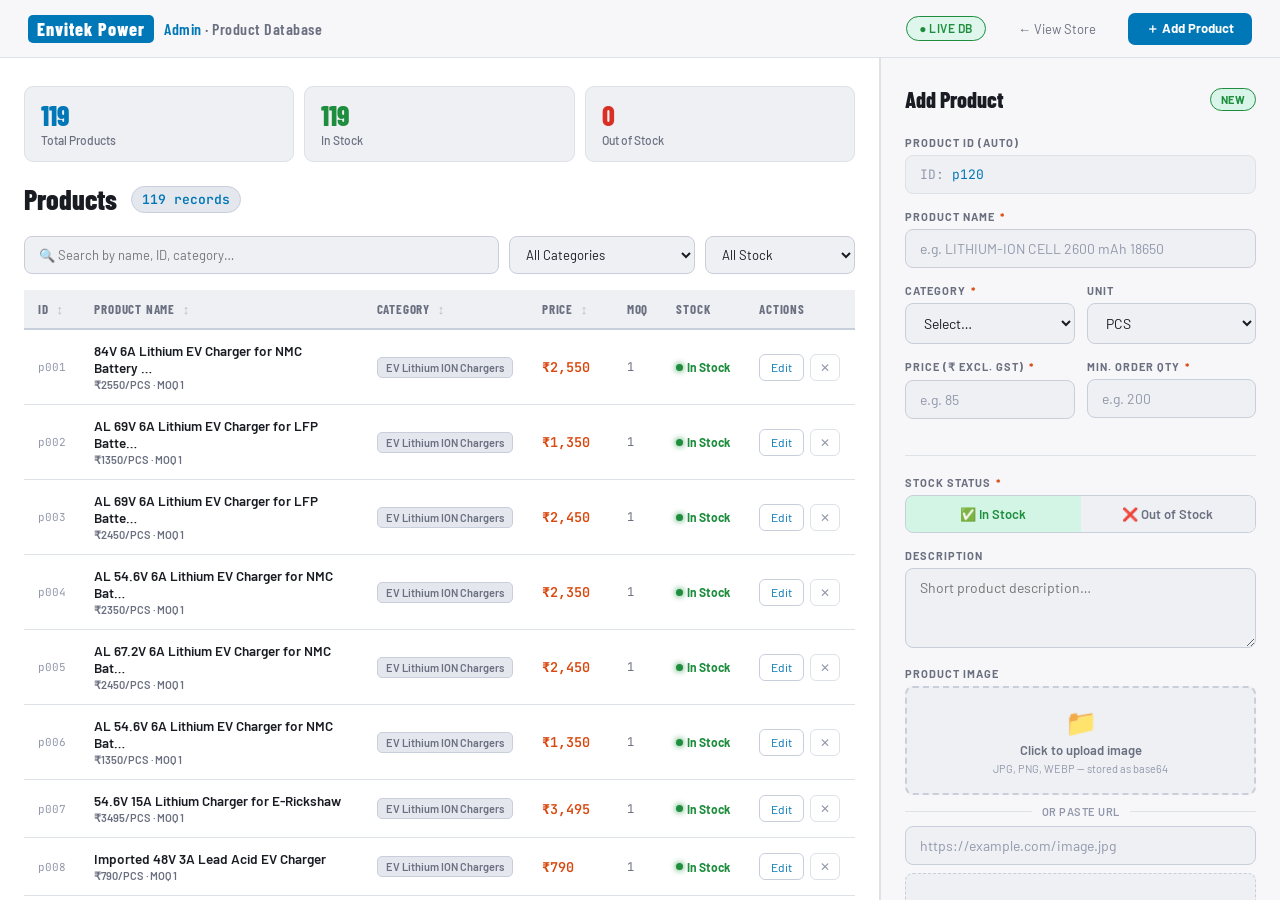
<file: admin.html>
<!DOCTYPE html>
<html lang="en">
<head>
<meta charset="UTF-8">
<meta name="viewport" content="width=device-width, initial-scale=1.0">
<title>Envitek Power Admin — Product Database</title>
<link href="https://fonts.googleapis.com/css2?family=Barlow+Condensed:wght@400;600;700;800&family=Barlow:wght@300;400;500;600&family=JetBrains+Mono:wght@400;600&display=swap" rel="stylesheet">
<style>
/* ── ROOT ─────────────────────────────────────────────── */
:root {
  --bg:      #ffffff;
  --bg2:     #f7f7f9;
  --bg3:     #eef0f4;
  --bg4:     #e4e7ee;
  --border:  #dde1e8;
  --border2: #c9cedb;
  --accent:  #0077b6;
  --accent2: #d9480f;
  --green:   #1e8e3e;
  --red:     #d93025;
  --yellow:  #b7791f;
  --text:    #1a1c23;
  --text2:   #6b7080;
  --text3:   #9298ab;
  --mono:    'JetBrains Mono', monospace;
  --heading: 'Barlow Condensed', sans-serif;
  --body:    'Barlow', sans-serif;
  --r:       10px;
}

*, *::before, *::after { box-sizing: border-box; margin: 0; padding: 0; }

body {
  font-family: var(--body);
  background: var(--bg);
  color: var(--text);
  min-height: 100vh;
  overflow-x: hidden;
}

/* ── TOPBAR ───────────────────────────────────────────── */
.topbar {
  background: var(--bg2);
  border-bottom: 1px solid var(--border);
  height: 58px;
  display: flex;
  align-items: center;
  padding: 0 28px;
  gap: 20px;
  position: sticky;
  top: 0;
  z-index: 100;
}
.topbar-logo {
  display: flex;
  align-items: center;
  gap: 10px;
}
.logo-box {
  background: var(--accent);
  color: #fff;
  font-family: var(--heading);
  font-size: 18px;
  font-weight: 800;
  padding: 3px 9px;
  border-radius: 5px;
  letter-spacing: 1px;
}
.logo-label {
  font-family: var(--heading);
  font-size: 16px;
  font-weight: 600;
  color: var(--text2);
  letter-spacing: 0.5px;
}
.logo-label span { color: var(--accent); }

.topbar-spacer { flex: 1; }

.topbar-pill {
  background: rgba(0,230,118,0.1);
  border: 1px solid var(--green);
  color: var(--green);
  font-size: 12px;
  font-weight: 600;
  padding: 4px 12px;
  border-radius: 20px;
  letter-spacing: 0.5px;
}
.topbar-btn {
  background: var(--accent);
  color: #fff;
  border: none;
  padding: 7px 18px;
  border-radius: 7px;
  font-weight: 700;
  font-size: 13px;
  cursor: pointer;
  font-family: var(--body);
  display: flex;
  align-items: center;
  gap: 6px;
}
.topbar-btn:hover { background: #005f8f; }
.topbar-link {
  color: var(--text2);
  font-size: 13px;
  text-decoration: none;
  padding: 6px 12px;
  border-radius: 7px;
  transition: all 0.2s;
}
.topbar-link:hover { color: var(--text); background: var(--bg3); }

/* ── LAYOUT ───────────────────────────────────────────── */
.layout {
  display: grid;
  grid-template-columns: 1fr 400px;
  gap: 0;
  height: calc(100vh - 58px);
}

/* ── LEFT: PRODUCT TABLE ──────────────────────────────── */
.table-panel {
  overflow-y: auto;
  padding: 28px 24px;
  border-right: 1px solid var(--border);
}

.panel-header {
  display: flex;
  align-items: center;
  gap: 14px;
  margin-bottom: 20px;
  flex-wrap: wrap;
}
.panel-title {
  font-family: var(--heading);
  font-size: 28px;
  font-weight: 800;
  color: var(--text);
}
.count-badge {
  background: var(--bg4);
  border: 1px solid var(--border2);
  color: var(--accent);
  font-family: var(--mono);
  font-size: 13px;
  font-weight: 600;
  padding: 4px 10px;
  border-radius: 20px;
}
.panel-spacer { flex: 1; }

/* Search + Filter */
.toolbar {
  display: flex;
  gap: 10px;
  margin-bottom: 16px;
  flex-wrap: wrap;
}
.search-box {
  flex: 1;
  min-width: 180px;
  background: var(--bg3);
  border: 1px solid var(--border2);
  border-radius: 8px;
  padding: 9px 14px;
  color: var(--text);
  font-size: 13px;
  font-family: var(--body);
  outline: none;
  transition: border-color 0.2s;
}
.search-box:focus { border-color: var(--accent); }
.filter-select {
  background: var(--bg3);
  border: 1px solid var(--border2);
  border-radius: 8px;
  padding: 9px 12px;
  color: var(--text);
  font-size: 13px;
  font-family: var(--body);
  outline: none;
  cursor: pointer;
  min-width: 150px;
}

/* TABLE */
.db-table {
  width: 100%;
  border-collapse: collapse;
  font-size: 13.5px;
}
.db-table thead tr {
  background: var(--bg3);
  border-bottom: 2px solid var(--border2);
}
.db-table th {
  text-align: left;
  padding: 11px 14px;
  font-family: var(--heading);
  font-size: 13px;
  font-weight: 700;
  letter-spacing: 0.8px;
  color: var(--text2);
  text-transform: uppercase;
  white-space: nowrap;
  cursor: pointer;
  user-select: none;
}
.db-table th:hover { color: var(--accent); }
.db-table th .sort-icon { margin-left: 4px; opacity: 0.4; }
.db-table th.sorted .sort-icon { opacity: 1; color: var(--accent); }

.db-table tbody tr {
  border-bottom: 1px solid var(--border);
  transition: background 0.15s;
  cursor: pointer;
}
.db-table tbody tr:hover { background: var(--bg3); }
.db-table tbody tr.selected { background: rgba(0,212,255,0.06); border-color: rgba(0,212,255,0.2); }

.db-table td {
  padding: 12px 14px;
  vertical-align: middle;
}
.td-id {
  font-family: var(--mono);
  font-size: 11px;
  color: var(--text3);
}
.td-name { font-weight: 600; max-width: 280px; }
.td-name-sub { font-size: 11px; color: var(--text2); margin-top: 2px; }
.td-price {
  font-family: var(--mono);
  color: var(--accent2);
  font-weight: 600;
  white-space: nowrap;
}
.td-moq { font-family: var(--mono); font-size: 12px; color: var(--text2); }
.td-cat {
  background: var(--bg4);
  border: 1px solid var(--border2);
  color: var(--text2);
  padding: 3px 8px;
  border-radius: 5px;
  font-size: 11px;
  font-weight: 600;
  white-space: nowrap;
  display: inline-block;
}
.stock-yes {
  color: var(--green);
  font-size: 12px;
  font-weight: 700;
  display: flex;
  align-items: center;
  gap: 4px;
}
.stock-no {
  color: var(--red);
  font-size: 12px;
  font-weight: 700;
  display: flex;
  align-items: center;
  gap: 4px;
}
.stock-dot {
  width: 7px; height: 7px;
  border-radius: 50%;
  display: inline-block;
}
.dot-green { background: var(--green); box-shadow: 0 0 6px var(--green); }
.dot-red   { background: var(--red); }

.action-btns { display: flex; gap: 6px; }
.btn-edit {
  background: transparent;
  border: 1px solid var(--border2);
  color: var(--accent);
  padding: 5px 11px;
  border-radius: 6px;
  font-size: 12px;
  cursor: pointer;
  transition: all 0.15s;
  font-family: var(--body);
}
.btn-edit:hover { background: rgba(0,212,255,0.1); border-color: var(--accent); }
.btn-del {
  background: transparent;
  border: 1px solid var(--border);
  color: var(--text3);
  padding: 5px 9px;
  border-radius: 6px;
  font-size: 12px;
  cursor: pointer;
  transition: all 0.15s;
  font-family: var(--body);
}
.btn-del:hover { background: rgba(255,69,69,0.1); border-color: var(--red); color: var(--red); }

.empty-state {
  text-align: center;
  padding: 60px 20px;
  color: var(--text2);
}
.empty-icon { font-size: 48px; margin-bottom: 12px; opacity: 0.3; }

/* ── RIGHT: FORM PANEL ────────────────────────────────── */
.form-panel {
  background: var(--bg2);
  overflow-y: auto;
  padding: 28px 24px;
  border-left: 1px solid var(--border);
}

.form-header {
  display: flex;
  align-items: center;
  justify-content: space-between;
  margin-bottom: 24px;
}
.form-title {
  font-family: var(--heading);
  font-size: 22px;
  font-weight: 800;
}
.form-mode-badge {
  font-size: 11px;
  font-weight: 700;
  padding: 4px 10px;
  border-radius: 20px;
  letter-spacing: 0.5px;
}
.mode-add { background: rgba(0,230,118,0.12); border: 1px solid var(--green); color: var(--green); }
.mode-edit { background: rgba(0,212,255,0.12); border: 1px solid var(--accent); color: var(--accent); }

/* FORM GROUPS */
.form-group { margin-bottom: 16px; }
.form-row { display: grid; grid-template-columns: 1fr 1fr; gap: 12px; }
.form-label {
  display: block;
  font-size: 11px;
  font-weight: 700;
  letter-spacing: 1px;
  text-transform: uppercase;
  color: var(--text2);
  margin-bottom: 6px;
}
.form-label .required { color: var(--accent2); margin-left: 2px; }

.form-input, .form-select, .form-textarea {
  width: 100%;
  background: var(--bg3);
  border: 1px solid var(--border2);
  border-radius: 8px;
  padding: 10px 14px;
  color: var(--text);
  font-size: 14px;
  font-family: var(--body);
  outline: none;
  transition: border-color 0.2s, box-shadow 0.2s;
}
.form-input:focus, .form-select:focus, .form-textarea:focus {
  border-color: var(--accent);
  box-shadow: 0 0 0 3px rgba(0,212,255,0.08);
}
.form-input.error { border-color: var(--red); }
.form-input::placeholder { color: var(--text3); }
.form-textarea { resize: vertical; min-height: 80px; }
.form-select option { background: var(--bg3); }

/* Price preview */
.price-preview {
  background: var(--bg4);
  border: 1px solid var(--border2);
  border-radius: 8px;
  padding: 10px 14px;
  font-family: var(--mono);
  font-size: 13px;
  color: var(--text2);
  margin-top: 8px;
}
.price-preview .pp-gst { color: var(--accent2); font-weight: 600; }
.price-preview .pp-total { color: var(--green); font-weight: 600; }

/* Stock toggle */
.stock-toggle { display: flex; gap: 0; border-radius: 8px; overflow: hidden; border: 1px solid var(--border2); }
.stock-opt {
  flex: 1;
  padding: 10px;
  text-align: center;
  cursor: pointer;
  font-size: 13px;
  font-weight: 600;
  transition: all 0.2s;
  background: var(--bg3);
  color: var(--text2);
  border: none;
  font-family: var(--body);
}
.stock-opt.active-yes { background: rgba(0,230,118,0.15); color: var(--green); }
.stock-opt.active-no  { background: rgba(255,69,69,0.12); color: var(--red); }

/* Image upload area */
.img-upload-area {
  width: 100%;
  background: var(--bg3);
  border: 2px dashed var(--border2);
  border-radius: 8px;
  padding: 18px;
  display: flex;
  flex-direction: column;
  align-items: center;
  justify-content: center;
  gap: 4px;
  cursor: pointer;
  transition: border-color 0.2s, background 0.2s;
  margin-bottom: 0;
}
.img-upload-area:hover { border-color: var(--accent); background: rgba(0,212,255,0.04); }
.upload-icon { font-size: 26px; }
.upload-text { font-size: 13px; font-weight: 600; color: var(--text2); }
.upload-sub  { font-size: 11px; color: var(--text3); }

.img-or-divider {
  display: flex;
  align-items: center;
  gap: 10px;
  margin: 10px 0 8px;
  color: var(--text3);
  font-size: 11px;
  font-weight: 600;
  letter-spacing: 0.5px;
  text-transform: uppercase;
}
.img-or-divider::before,
.img-or-divider::after {
  content: '';
  flex: 1;
  height: 1px;
  background: var(--border);
}

/* Image preview */
.img-preview-wrap {
  margin-top: 8px;
  display: flex;
  flex-direction: column;
  gap: 6px;
}
.img-preview {
  width: 100%;
  height: 110px;
  background: var(--bg3);
  border: 1px dashed var(--border2);
  border-radius: 8px;
  display: flex;
  align-items: center;
  justify-content: center;
  overflow: hidden;
}
.img-preview img { max-height: 100px; max-width: 100%; object-fit: contain; border-radius: 4px; }
.img-preview .img-placeholder { color: var(--text3); font-size: 13px; }

.btn-clear-img {
  background: rgba(255,69,69,0.08);
  border: 1px solid rgba(255,69,69,0.3);
  color: var(--red);
  padding: 5px 14px;
  border-radius: 6px;
  font-size: 12px;
  font-weight: 600;
  cursor: pointer;
  font-family: var(--body);
  align-self: flex-start;
  transition: all 0.2s;
}
.btn-clear-img:hover { background: rgba(255,69,69,0.18); }

/* ID display */
.id-display {
  background: var(--bg3);
  border: 1px solid var(--border);
  border-radius: 8px;
  padding: 10px 14px;
  font-family: var(--mono);
  font-size: 13px;
  color: var(--text3);
}
.id-display span { color: var(--accent); }

/* Divider */
.divider {
  border: none;
  border-top: 1px solid var(--border);
  margin: 20px 0;
}

/* Form actions */
.form-actions { display: flex; gap: 10px; margin-top: 4px; }
.btn-save {
  flex: 1;
  background: var(--accent);
  color: #fff;
  border: none;
  padding: 12px;
  border-radius: 9px;
  font-weight: 700;
  font-size: 15px;
  cursor: pointer;
  font-family: var(--body);
  display: flex;
  align-items: center;
  justify-content: center;
  gap: 8px;
}
.btn-save:hover { background: #005f8f; }
.btn-cancel {
  background: var(--bg3);
  border: 1px solid var(--border2);
  color: var(--text2);
  padding: 12px 18px;
  border-radius: 9px;
  font-weight: 600;
  font-size: 14px;
  cursor: pointer;
  font-family: var(--body);
  transition: all 0.2s;
}
.btn-cancel:hover { border-color: var(--text2); color: var(--text); }

/* Export section */
.export-section {
  background: var(--bg3);
  border: 1px solid var(--border);
  border-radius: var(--r);
  padding: 16px;
  margin-top: 20px;
}
.export-title {
  font-family: var(--heading);
  font-size: 16px;
  font-weight: 700;
  margin-bottom: 10px;
  color: var(--text2);
}
.export-btns { display: flex; gap: 8px; flex-wrap: wrap; }
.btn-export {
  background: var(--bg4);
  border: 1px solid var(--border2);
  color: var(--text);
  padding: 8px 14px;
  border-radius: 7px;
  font-size: 13px;
  font-weight: 600;
  cursor: pointer;
  font-family: var(--body);
  transition: all 0.2s;
  display: flex;
  align-items: center;
  gap: 6px;
}
.btn-export:hover { border-color: var(--accent); color: var(--accent); }

/* Stats row */
.stats-row {
  display: grid;
  grid-template-columns: repeat(3, 1fr);
  gap: 10px;
  margin-bottom: 20px;
}
.stat-card {
  background: var(--bg3);
  border: 1px solid var(--border);
  border-radius: 9px;
  padding: 14px 16px;
}
.stat-value {
  font-family: var(--heading);
  font-size: 28px;
  font-weight: 800;
  line-height: 1;
}
.stat-label { font-size: 12px; color: var(--text2); margin-top: 4px; font-weight: 500; }
.sv-blue  { color: var(--accent); }
.sv-green { color: var(--green); }
.sv-red   { color: var(--red); }

/* Toast */
.toast {
  position: fixed;
  bottom: 24px;
  right: 24px;
  background: var(--bg3);
  border-radius: 10px;
  padding: 14px 20px;
  font-size: 14px;
  font-weight: 500;
  z-index: 9999;
  transform: translateY(80px);
  opacity: 0;
  transition: all 0.3s ease;
  display: flex;
  align-items: center;
  gap: 10px;
  max-width: 340px;
  box-shadow: 0 4px 20px rgba(0,0,0,0.12);
}
.toast.show { transform: translateY(0); opacity: 1; }
.toast.t-success { border: 1px solid var(--green); }
.toast.t-error   { border: 1px solid var(--red); }
.toast.t-info    { border: 1px solid var(--accent); }

/* Confirm modal */
.modal-bg {
  display: none;
  position: fixed;
  inset: 0;
  background: rgba(0,0,0,0.75);
  z-index: 500;
  align-items: center;
  justify-content: center;
}
.modal-bg.open { display: flex; }
.modal-box {
  background: var(--bg2);
  border: 1px solid var(--border2);
  border-radius: 14px;
  padding: 30px 32px;
  max-width: 380px;
  width: 90%;
  box-shadow: 0 12px 40px rgba(0,0,0,0.18);
}
.modal-title {
  font-family: var(--heading);
  font-size: 22px;
  font-weight: 800;
  margin-bottom: 10px;
}
.modal-body { color: var(--text2); font-size: 14px; line-height: 1.6; margin-bottom: 24px; }
.modal-name { color: var(--text); font-weight: 600; }
.modal-actions { display: flex; gap: 10px; }
.btn-confirm-del {
  flex: 1;
  background: var(--red);
  color: #fff;
  border: none;
  padding: 11px;
  border-radius: 8px;
  font-weight: 700;
  font-size: 14px;
  cursor: pointer;
  font-family: var(--body);
  transition: all 0.2s;
}
.btn-confirm-del:hover { background: #e03333; }
.btn-modal-cancel {
  flex: 1;
  background: var(--bg3);
  border: 1px solid var(--border2);
  color: var(--text2);
  padding: 11px;
  border-radius: 8px;
  font-weight: 600;
  font-size: 14px;
  cursor: pointer;
  font-family: var(--body);
}

/* Scrollbar */
::-webkit-scrollbar { width: 6px; }
::-webkit-scrollbar-track { background: var(--bg); }
::-webkit-scrollbar-thumb { background: var(--border2); border-radius: 3px; }

/* Responsive */
@media (max-width: 900px) {
  .layout { grid-template-columns: 1fr; grid-template-rows: auto auto; height: auto; }
  .form-panel { border-left: none; border-top: 1px solid var(--border); }
  .stats-row { grid-template-columns: repeat(3, 1fr); }
}
@media (max-width: 600px) {
  .form-row { grid-template-columns: 1fr; }
  .stats-row { grid-template-columns: 1fr 1fr; }
}
</style>
</head>
<body>

<!-- TOPBAR -->
<div class="topbar">
  <div class="topbar-logo">
    <div class="logo-box">Envitek Power</div>
    <span class="logo-label"><span>Admin</span> · Product Database</span>
  </div>
  <div class="topbar-spacer"></div>
  <span class="topbar-pill">● LIVE DB</span>
  <a href="index.html" class="topbar-link">← View Store</a>
  <button class="topbar-btn" onclick="openAddForm()">＋ Add Product</button>
</div>

<!-- CONFIRM DELETE MODAL -->
<div class="modal-bg" id="confirmModal">
  <div class="modal-box">
    <div class="modal-title">🗑 Delete Product?</div>
    <p class="modal-body">You are about to permanently delete <span class="modal-name" id="modalProductName"></span>. This cannot be undone.</p>
    <div class="modal-actions">
      <button class="btn-modal-cancel" onclick="closeModal()">Cancel</button>
      <button class="btn-confirm-del" onclick="confirmDelete()">Delete</button>
    </div>
  </div>
</div>

<!-- MAIN LAYOUT -->
<div class="layout">

  <!-- LEFT: TABLE -->
  <div class="table-panel">
    <!-- Stats -->
    <div class="stats-row" id="statsRow"></div>

    <!-- Header -->
    <div class="panel-header">
      <h1 class="panel-title">Products</h1>
      <span class="count-badge" id="countBadge">0 records</span>
      <div class="panel-spacer"></div>
    </div>

    <!-- Toolbar -->
    <div class="toolbar">
      <input class="search-box" type="text" id="searchBox" placeholder="🔍 Search by name, ID, category…" oninput="renderTable()">
      <select class="filter-select" id="catFilter" onchange="renderTable()">
        <option value="">All Categories</option>
      </select>
      <select class="filter-select" id="stockFilter" onchange="renderTable()">
        <option value="">All Stock</option>
        <option value="true">In Stock</option>
        <option value="false">Out of Stock</option>
      </select>
    </div>

    <!-- Table -->
    <table class="db-table">
      <thead>
        <tr>
          <th onclick="sortBy('id')">ID <span class="sort-icon" id="sort-id">↕</span></th>
          <th onclick="sortBy('name')">Product Name <span class="sort-icon" id="sort-name">↕</span></th>
          <th onclick="sortBy('category')">Category <span class="sort-icon" id="sort-category">↕</span></th>
          <th onclick="sortBy('price')">Price <span class="sort-icon" id="sort-price">↕</span></th>
          <th>MOQ</th>
          <th>Stock</th>
          <th>Actions</th>
        </tr>
      </thead>
      <tbody id="tableBody"></tbody>
    </table>
    <div class="empty-state" id="emptyState" style="display:none">
      <div class="empty-icon">📦</div>
      <p>No products found</p>
    </div>
  </div>

  <!-- RIGHT: FORM -->
  <div class="form-panel">
    <div class="form-header">
      <h2 class="form-title" id="formTitle">Add Product</h2>
      <span class="form-mode-badge mode-add" id="formBadge">NEW</span>
    </div>

    <!-- Auto ID -->
    <div class="form-group">
      <label class="form-label">Product ID (Auto)</label>
      <div class="id-display">ID: <span id="autoId">p001</span></div>
    </div>

    <!-- Name -->
    <div class="form-group">
      <label class="form-label">Product Name <span class="required">*</span></label>
      <input class="form-input" type="text" id="fName" placeholder="e.g. LITHIUM-ION CELL 2600 mAh 18650">
    </div>

    <!-- Category + Unit -->
    <div class="form-row">
      <div class="form-group">
        <label class="form-label">Category <span class="required">*</span></label>
        <select class="form-select" id="fCategory">
          <option value="">Select…</option>
        </select>
      </div>
      <div class="form-group">
        <label class="form-label">Unit</label>
        <select class="form-select" id="fUnit">
          <option value="PCS">PCS</option>
          <option value="SET">SET</option>
          <option value="KG">KG</option>
          <option value="ROLL">ROLL</option>
          <option value="METER">METER</option>
          <option value="BOX">BOX</option>
        </select>
      </div>
    </div>

    <!-- Price + MOQ -->
    <div class="form-row">
      <div class="form-group">
        <label class="form-label">Price (₹ excl. GST) <span class="required">*</span></label>
        <input class="form-input" type="number" id="fPrice" placeholder="e.g. 85" min="0" oninput="updatePricePreview()">
      </div>
      <div class="form-group">
        <label class="form-label">Min. Order Qty <span class="required">*</span></label>
        <input class="form-input" type="number" id="fMinQty" placeholder="e.g. 200" min="1">
      </div>
    </div>

    <!-- Price preview -->
    <div class="price-preview" id="pricePreview" style="display:none">
      Base: <strong id="ppBase">₹0</strong> &nbsp;|&nbsp;
      +18% GST: <span class="pp-gst" id="ppGst">₹0</span> &nbsp;|&nbsp;
      Total: <span class="pp-total" id="ppTotal">₹0</span>
    </div>

    <hr class="divider">

    <!-- Stock -->
    <div class="form-group">
      <label class="form-label">Stock Status <span class="required">*</span></label>
      <div class="stock-toggle">
        <button class="stock-opt active-yes" id="stockYes" onclick="setStock(true)">✅ In Stock</button>
        <button class="stock-opt" id="stockNo"  onclick="setStock(false)">❌ Out of Stock</button>
      </div>
    </div>

    <!-- Description -->
    <div class="form-group">
      <label class="form-label">Description</label>
      <textarea class="form-textarea" id="fDesc" placeholder="Short product description…"></textarea>
    </div>

    <!-- Image Upload -->
    <div class="form-group">
      <label class="form-label">Product Image</label>

      <!-- Upload button -->
      <div class="img-upload-area" id="imgUploadArea" onclick="document.getElementById('imgFileInput').click()">
        <input type="file" id="imgFileInput" accept="image/*" style="display:none" onchange="handleImageUpload(event)">
        <div class="upload-icon">📁</div>
        <div class="upload-text">Click to upload image</div>
        <div class="upload-sub">JPG, PNG, WEBP — stored as base64</div>
      </div>

      <!-- OR divider -->
      <div class="img-or-divider"><span>or paste URL</span></div>

      <!-- URL fallback -->
      <input class="form-input" type="text" id="fImage" placeholder="https://example.com/image.jpg" oninput="previewImageFromUrl()">

      <!-- Preview + clear -->
      <div class="img-preview-wrap">
        <div class="img-preview" id="imgPreview">
          <span class="img-placeholder">No image selected</span>
        </div>
        <button class="btn-clear-img" id="btnClearImg" onclick="clearImage()" style="display:none">✕ Remove</button>
      </div>
    </div>

    <hr class="divider">

    <!-- Actions -->
    <div class="form-actions">
      <button class="btn-cancel" id="btnCancel" onclick="resetForm()">Reset</button>
      <button class="btn-save" onclick="saveProduct()">
        <span id="saveIcon">＋</span> <span id="saveLabel">Add Product</span>
      </button>
    </div>

    <!-- Export -->
    <div class="export-section">
      <div class="export-title">📤 Export Database</div>
      <div class="export-btns">
        <button class="btn-export" onclick="exportJS()">⬇ db.js file</button>
        <button class="btn-export" onclick="exportJSON()">⬇ JSON</button>
        <button class="btn-export" onclick="exportCSV()">⬇ CSV</button>
        <button class="btn-export" onclick="importFromDB()">⬆ Sync from db.js</button>
      </div>
    </div>
  </div>
</div>

<!-- TOAST -->
<div class="toast" id="toast"></div>

<!-- Load original DB then admin logic -->
<script src="db.js"></script>
<script>
// ── STATE ───────────────────────────────────────────────────
let products = JSON.parse(localStorage.getItem('arb_admin_products') || 'null');
if (!products) {
  products = DB.products.map(p => ({ ...p }));
  saveProducts();
}

let editingId   = null;
let stockVal    = true;
let sortCol     = 'id';
let sortDir     = 1;
let deleteTarget = null;

// ── INIT ────────────────────────────────────────────────────
window.addEventListener('DOMContentLoaded', () => {
  populateCategoryDropdowns();
  renderTable();
  updateStats();
  updateAutoId();
});

function populateCategoryDropdowns() {
  const catFilter = document.getElementById('catFilter');
  const fCategory = document.getElementById('fCategory');
  DB.categories.forEach(c => {
    catFilter.innerHTML += `<option value="${c.id}">${c.label}</option>`;
    fCategory.innerHTML += `<option value="${c.id}">${c.label}</option>`;
  });
}

// ── SAVE ────────────────────────────────────────────────────
function saveProducts() {
  localStorage.setItem('arb_admin_products', JSON.stringify(products));
}

// ── STATS ───────────────────────────────────────────────────
function updateStats() {
  const inStock = products.filter(p => p.stock).length;
  const oos     = products.filter(p => !p.stock).length;
  document.getElementById('statsRow').innerHTML = `
    <div class="stat-card"><div class="stat-value sv-blue">${products.length}</div><div class="stat-label">Total Products</div></div>
    <div class="stat-card"><div class="stat-value sv-green">${inStock}</div><div class="stat-label">In Stock</div></div>
    <div class="stat-card"><div class="stat-value sv-red">${oos}</div><div class="stat-label">Out of Stock</div></div>
  `;
}

// ── AUTO ID ─────────────────────────────────────────────────
function updateAutoId() {
  if (editingId) return;
  const nums = products.map(p => parseInt(p.id.replace('p','')) || 0);
  const next = nums.length ? Math.max(...nums) + 1 : 1;
  document.getElementById('autoId').textContent = `p${String(next).padStart(3,'0')}`;
}

// ── TABLE RENDER ─────────────────────────────────────────────
function renderTable() {
  const q     = document.getElementById('searchBox').value.toLowerCase();
  const cat   = document.getElementById('catFilter').value;
  const stock = document.getElementById('stockFilter').value;

  let filtered = products.filter(p => {
    const matchQ = !q || p.name.toLowerCase().includes(q) || p.id.includes(q) || p.category.includes(q);
    const matchC = !cat || p.category === cat;
    const matchS = stock === '' || String(p.stock) === stock;
    return matchQ && matchC && matchS;
  });

  filtered.sort((a, b) => {
    let av = a[sortCol], bv = b[sortCol];
    if (typeof av === 'string') av = av.toLowerCase();
    if (typeof bv === 'string') bv = bv.toLowerCase();
    return av < bv ? -sortDir : av > bv ? sortDir : 0;
  });

  document.getElementById('countBadge').textContent = `${filtered.length} record${filtered.length !== 1 ? 's' : ''}`;
  const tbody = document.getElementById('tableBody');
  const empty = document.getElementById('emptyState');

  if (filtered.length === 0) {
    tbody.innerHTML = '';
    empty.style.display = 'block';
    return;
  }
  empty.style.display = 'none';

  const catMap = {};
  DB.categories.forEach(c => { catMap[c.id] = c.label; });

  tbody.innerHTML = filtered.map(p => `
    <tr class="${editingId === p.id ? 'selected' : ''}" onclick="selectRow('${p.id}')">
      <td class="td-id">${p.id}</td>
      <td class="td-name">
        ${p.name.length > 42 ? p.name.substring(0,42)+'…' : p.name}
        <div class="td-name-sub">₹${p.price}/${p.unit} · MOQ ${p.minQty}</div>
      </td>
      <td><span class="td-cat">${catMap[p.category] || p.category}</span></td>
      <td class="td-price">₹${p.price.toLocaleString()}</td>
      <td class="td-moq">${p.minQty}</td>
      <td>
        ${p.stock
          ? `<span class="stock-yes"><span class="stock-dot dot-green"></span>In Stock</span>`
          : `<span class="stock-no"><span class="stock-dot dot-red"></span>Out of Stock</span>`}
      </td>
      <td>
        <div class="action-btns">
          <button class="btn-edit" onclick="event.stopPropagation(); openEditForm('${p.id}')">Edit</button>
          <button class="btn-del" onclick="event.stopPropagation(); openDeleteModal('${p.id}')">✕</button>
        </div>
      </td>
    </tr>
  `).join('');
}

function selectRow(id) { openEditForm(id); }

// ── SORT ─────────────────────────────────────────────────────
function sortBy(col) {
  if (sortCol === col) sortDir *= -1;
  else { sortCol = col; sortDir = 1; }
  document.querySelectorAll('.sort-icon').forEach(el => el.textContent = '↕');
  const icon = document.getElementById(`sort-${col}`);
  if (icon) icon.textContent = sortDir === 1 ? '↑' : '↓';
  document.querySelectorAll('.db-table th').forEach(th => th.classList.remove('sorted'));
  renderTable();
}

// ── FORM ─────────────────────────────────────────────────────
function openAddForm() {
  editingId = null;
  resetForm();
  document.getElementById('formTitle').textContent = 'Add Product';
  document.getElementById('formBadge').textContent = 'NEW';
  document.getElementById('formBadge').className = 'form-mode-badge mode-add';
  document.getElementById('saveIcon').textContent = '＋';
  document.getElementById('saveLabel').textContent = 'Add Product';
  document.getElementById('btnCancel').textContent = 'Reset';
  updateAutoId();
}

function openEditForm(id) {
  const p = products.find(x => x.id === id);
  if (!p) return;
  editingId = id;

  document.getElementById('autoId').textContent = p.id;
  document.getElementById('fName').value     = p.name;
  document.getElementById('fCategory').value = p.category;
  document.getElementById('fUnit').value     = p.unit;
  document.getElementById('fPrice').value    = p.price;
  document.getElementById('fMinQty').value   = p.minQty;
  document.getElementById('fDesc').value     = p.description || '';
  document.getElementById('fImage').value    = p.image || '';
  setStock(p.stock);
  updatePricePreview();
  previewImage();

  document.getElementById('formTitle').textContent = 'Edit Product';
  document.getElementById('formBadge').textContent = 'EDITING';
  document.getElementById('formBadge').className = 'form-mode-badge mode-edit';
  document.getElementById('saveIcon').textContent = '✓';
  document.getElementById('saveLabel').textContent = 'Save Changes';
  document.getElementById('btnCancel').textContent = 'Cancel Edit';

  renderTable();
  document.querySelector('.form-panel').scrollTo({ top: 0, behavior: 'smooth' });
}

function resetForm() {
  editingId = null;
  ['fName','fPrice','fMinQty','fDesc','fImage'].forEach(id => {
    document.getElementById(id).value = '';
    document.getElementById(id).classList.remove('error');
  });
  document.getElementById('fCategory').value = '';
  document.getElementById('fUnit').value = 'PCS';
  document.getElementById('pricePreview').style.display = 'none';
  clearImagePreview();
  document.getElementById('imgFileInput').value = '';
  setStock(true);
  updateAutoId();
  document.getElementById('formTitle').textContent = 'Add Product';
  document.getElementById('formBadge').textContent = 'NEW';
  document.getElementById('formBadge').className = 'form-mode-badge mode-add';
  document.getElementById('saveIcon').textContent = '＋';
  document.getElementById('saveLabel').textContent = 'Add Product';
  document.getElementById('btnCancel').textContent = 'Reset';
  renderTable();
}

function setStock(val) {
  stockVal = val;
  document.getElementById('stockYes').className = 'stock-opt' + (val ? ' active-yes' : '');
  document.getElementById('stockNo').className  = 'stock-opt' + (!val ? ' active-no' : '');
}

function updatePricePreview() {
  const p = parseFloat(document.getElementById('fPrice').value);
  if (!p) { document.getElementById('pricePreview').style.display = 'none'; return; }
  document.getElementById('pricePreview').style.display = 'block';
  const gst = Math.round(p * 0.18);
  document.getElementById('ppBase').textContent  = `₹${p.toLocaleString()}`;
  document.getElementById('ppGst').textContent   = `₹${gst.toLocaleString()}`;
  document.getElementById('ppTotal').textContent = `₹${(p + gst).toLocaleString()}`;
}

// ── IMAGE UPLOAD ──────────────────────────────────────────────
function handleImageUpload(event) {
  const file = event.target.files[0];
  if (!file) return;
  if (file.size > 500 * 1024) {
    toast(`⚠ Image is ${(file.size/1024).toFixed(0)}KB — large images increase db.js size`, 'info');
  }
  const reader = new FileReader();
  reader.onload = (e) => {
    const dataUrl = e.target.result;
    document.getElementById('fImage').value = dataUrl;
    showImgPreview(dataUrl);
    toast(`✅ Image "${file.name}" loaded`, 'success');
  };
  reader.readAsDataURL(file);
}

function previewImageFromUrl() {
  const url = document.getElementById('fImage').value.trim();
  if (!url) { clearImagePreview(); return; }
  showImgPreview(url);
}

function previewImage() { previewImageFromUrl(); }

function showImgPreview(src) {
  const box = document.getElementById('imgPreview');
  const clearBtn = document.getElementById('btnClearImg');
  box.innerHTML = `<img src="${src}" onerror="this.parentElement.innerHTML='<span class=\\'img-placeholder\\'>Could not load image</span>'">`;
  if (clearBtn) clearBtn.style.display = 'inline-flex';
}

function clearImagePreview() {
  const box = document.getElementById('imgPreview');
  const clearBtn = document.getElementById('btnClearImg');
  if (box) box.innerHTML = '<span class="img-placeholder">No image selected</span>';
  if (clearBtn) clearBtn.style.display = 'none';
}

function clearImage() {
  document.getElementById('fImage').value = '';
  document.getElementById('imgFileInput').value = '';
  clearImagePreview();
}

// ── SAVE PRODUCT ─────────────────────────────────────────────
function saveProduct() {
  const name    = document.getElementById('fName').value.trim();
  const cat     = document.getElementById('fCategory').value;
  const price   = parseFloat(document.getElementById('fPrice').value);
  const minQty  = parseInt(document.getElementById('fMinQty').value);

  let valid = true;
  ['fName','fPrice','fMinQty','fCategory'].forEach(id => {
    document.getElementById(id).classList.remove('error');
  });

  if (!name)              { document.getElementById('fName').classList.add('error'); valid = false; }
  if (!cat)               { document.getElementById('fCategory').classList.add('error'); valid = false; }
  if (!price || price<=0) { document.getElementById('fPrice').classList.add('error'); valid = false; }
  if (!minQty || minQty<1){ document.getElementById('fMinQty').classList.add('error'); valid = false; }

  if (!valid) { toast('Please fill required fields', 'error'); return; }

  const product = {
    id:          editingId || document.getElementById('autoId').textContent,
    category:    cat,
    name,
    price,
    unit:        document.getElementById('fUnit').value,
    minQty,
    stock:       stockVal,
    image:       document.getElementById('fImage').value.trim() || `https://via.placeholder.com/80x80/1a1a2e/00d4ff?text=${encodeURIComponent(name.substring(0,6))}`,
    description: document.getElementById('fDesc').value.trim(),
  };

  if (editingId) {
    const idx = products.findIndex(p => p.id === editingId);
    products[idx] = product;
    toast(`✅ "${name.substring(0,30)}" updated`, 'success');
  } else {
    products.push(product);
    toast(`✅ "${name.substring(0,30)}" added to database`, 'success');
  }

  saveProducts();
  updateStats();
  resetForm();
  renderTable();
}

// ── DELETE ───────────────────────────────────────────────────
function openDeleteModal(id) {
  deleteTarget = id;
  const p = products.find(x => x.id === id);
  document.getElementById('modalProductName').textContent = `"${p?.name}"`;
  document.getElementById('confirmModal').classList.add('open');
}
function closeModal() {
  document.getElementById('confirmModal').classList.remove('open');
  deleteTarget = null;
}
function confirmDelete() {
  if (!deleteTarget) return;
  const p = products.find(x => x.id === deleteTarget);
  products = products.filter(x => x.id !== deleteTarget);
  saveProducts();
  updateStats();
  if (editingId === deleteTarget) resetForm();
  renderTable();
  toast(`🗑 "${p?.name?.substring(0,30)}" deleted`, 'info');
  closeModal();
}

// ── EXPORT ───────────────────────────────────────────────────
function exportJS() {
  const catBlock = JSON.stringify(DB.categories, null, 4).replace(/"(\w+)":/g, '$1:');
  const prodBlock = products.map(p => {
    return `    {\n      id: "${p.id}",\n      category: "${p.category}",\n      name: "${p.name}",\n      price: ${p.price},\n      unit: "${p.unit}",\n      minQty: ${p.minQty},\n      stock: ${p.stock},\n      image: "${p.image}",\n      description: "${p.description}",\n    }`;
  }).join(',\n');

  const content = `// Envitek Power ACCESSORIES — PRODUCT DATABASE\n// Generated: ${new Date().toLocaleString()}\n// ${products.length} products\n\nconst DB = {\n  categories: ${catBlock},\n\n  products: [\n${prodBlock}\n  ]\n};\n`;

  download('db.js', content, 'text/javascript');
  toast('📥 db.js downloaded — replace your existing file', 'success');
}

function exportJSON() {
  download('arb-products.json', JSON.stringify({ categories: DB.categories, products }, null, 2), 'application/json');
  toast('📥 JSON exported', 'success');
}

function exportCSV() {
  const headers = 'id,category,name,price,unit,minQty,stock,image,description';
  const rows = products.map(p =>
    [p.id, p.category, `"${p.name}"`, p.price, p.unit, p.minQty, p.stock, `"${p.image}"`, `"${p.description}"`].join(',')
  );
  download('arb-products.csv', [headers, ...rows].join('\n'), 'text/csv');
  toast('📥 CSV exported', 'success');
}

function importFromDB() {
  if (!confirm('This will overwrite your admin DB with the current db.js file. Continue?')) return;
  products = DB.products.map(p => ({ ...p }));
  saveProducts();
  updateStats();
  renderTable();
  toast('✅ Synced from db.js', 'info');
}

function download(filename, content, type) {
  const a = document.createElement('a');
  a.href = URL.createObjectURL(new Blob([content], { type }));
  a.download = filename;
  a.click();
}

// ── TOAST ────────────────────────────────────────────────────
function toast(msg, type = 'info') {
  const t = document.getElementById('toast');
  t.textContent = msg;
  t.className = `toast t-${type} show`;
  setTimeout(() => t.classList.remove('show'), 3000);
}
</script>
</body>
</html>
</file>
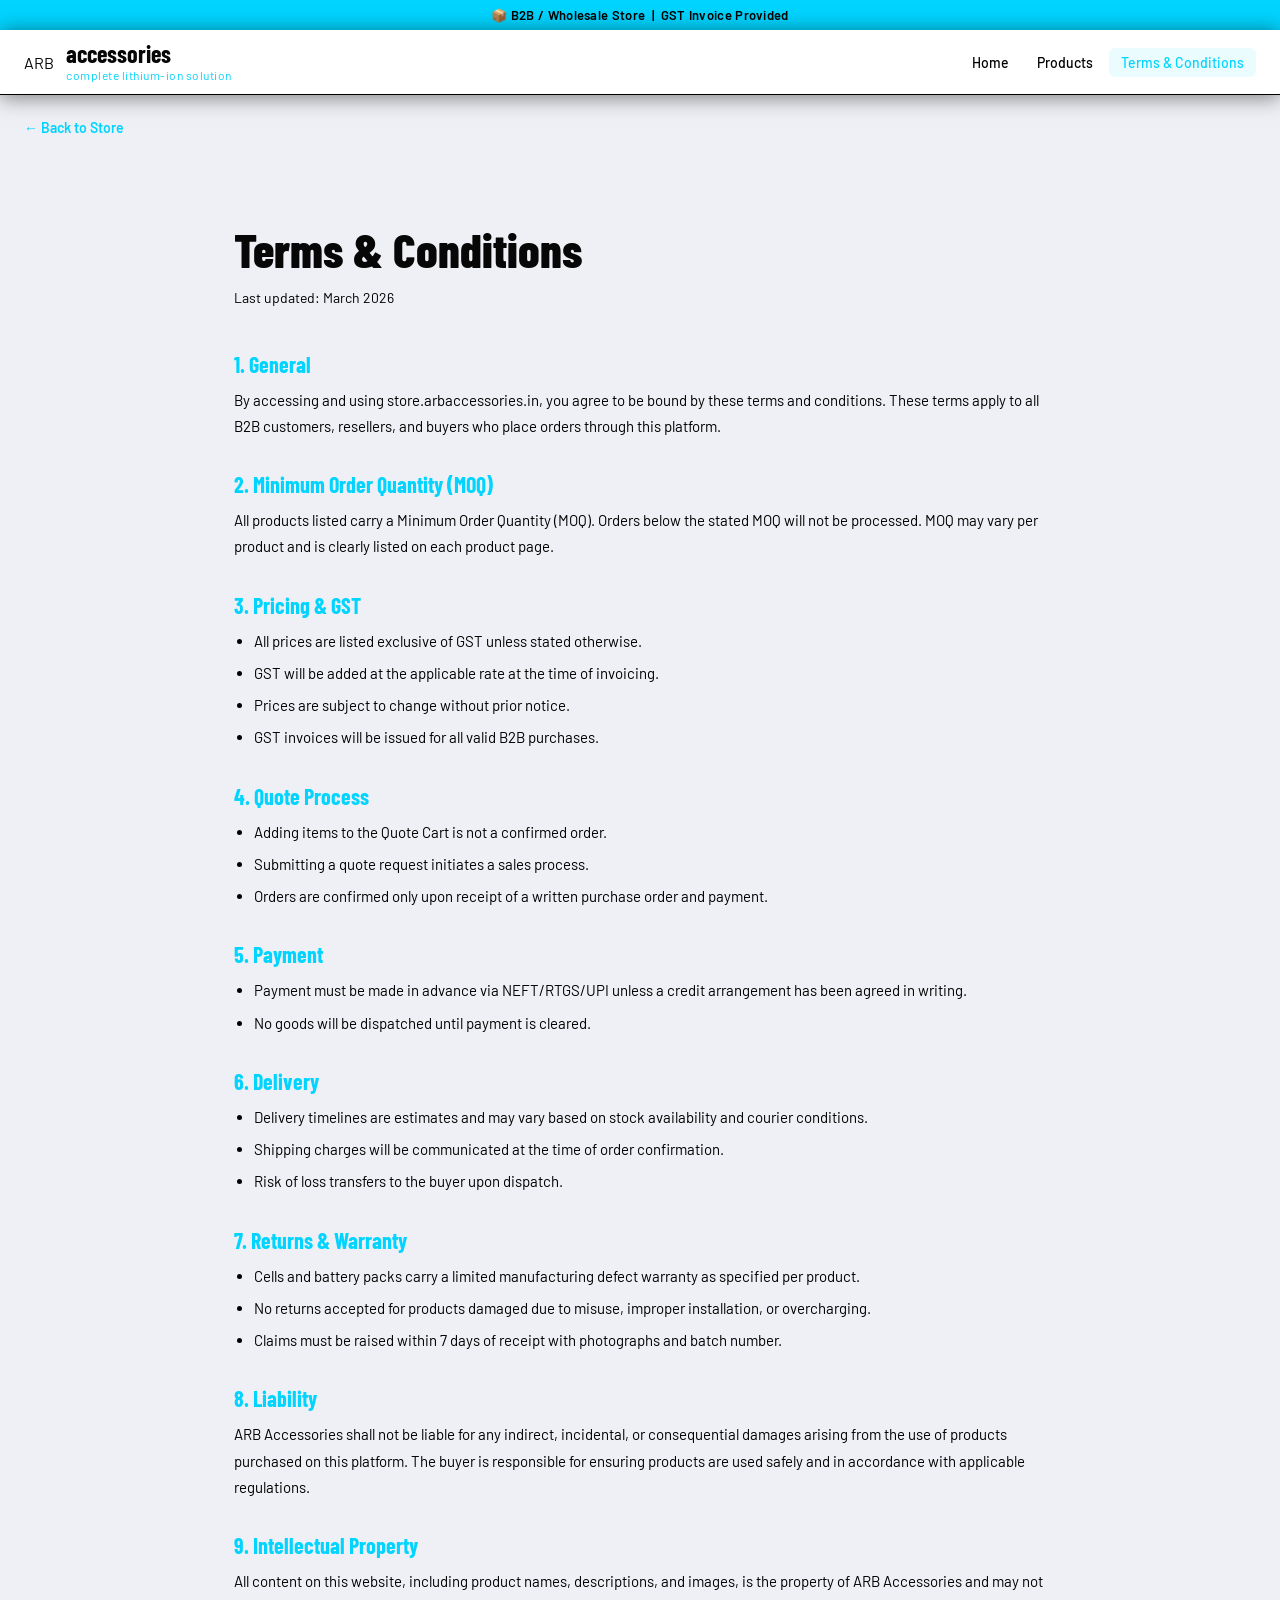
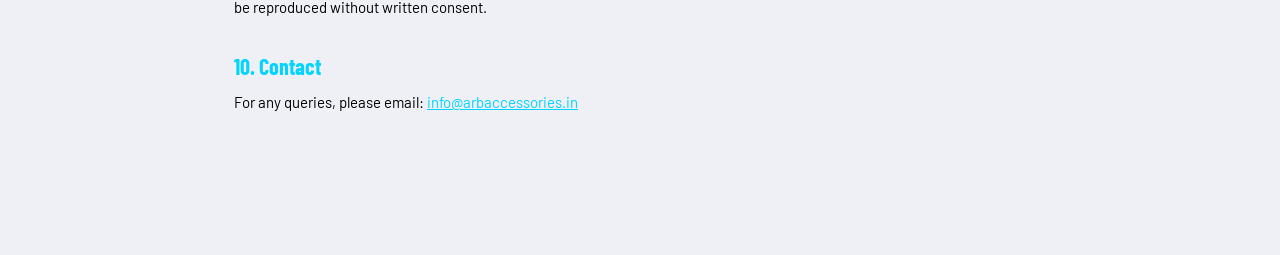
<file: terms.html>
<!DOCTYPE html>
<html lang="en">
<head>
<meta charset="UTF-8">
<meta name="viewport" content="width=device-width, initial-scale=1.0">
<title>Terms & Conditions – ARB Accessories</title>
<link rel="stylesheet" href="style.css">
<link href="https://fonts.googleapis.com/css2?family=Barlow+Condensed:wght@400;600;700;800&family=Barlow:wght@400;500;600&display=swap" rel="stylesheet">
<style>
  .terms-wrap { max-width: 860px; margin: 60px auto; padding: 0 24px 80px; }
  .terms-wrap h1 { font-family:'Barlow Condensed',sans-serif; font-size:48px; font-weight:800; margin-bottom:8px; }
  .terms-wrap .updated { color:var(--text2); font-size:14px; margin-bottom:40px; }
  .terms-wrap h2 { font-family:'Barlow Condensed',sans-serif; font-size:22px; font-weight:700; color:var(--accent); margin:32px 0 10px; }
  .terms-wrap p, .terms-wrap li { font-size:15px; line-height:1.75; color:var(--text2); }
  .terms-wrap ul { padding-left:20px; }
  .terms-wrap li { margin-bottom:6px; }
  .back-link { display:inline-block; margin:24px; color:var(--accent); text-decoration:none; font-weight:600; font-size:14px; }
  .back-link:hover { text-decoration:underline; }
</style>
</head>
<body>
<div class="topbar">📦 B2B / Wholesale Store &nbsp;|&nbsp; GST Invoice Provided</div>
<header class="header">
  <div class="header-inner">
    <div class="logo">
      <div class="logo-box">ARB</div>
      <div class="logo-text">
        <span class="logo-main">accessories</span>
        <span class="logo-sub">complete lithium-ion solution</span>
      </div>
    </div>
    <nav class="nav">
      <a href="index.html" class="nav-link">Home</a>
      <a href="#" class="nav-link">Products</a>
      <a href="terms.html" class="nav-link active">Terms & Conditions</a>
    </nav>
  </div>
</header>

<a href="index.html" class="back-link">← Back to Store</a>

<div class="terms-wrap">
  <h1>Terms & Conditions</h1>
  <p class="updated">Last updated: March 2026</p>

  <h2>1. General</h2>
  <p>By accessing and using store.arbaccessories.in, you agree to be bound by these terms and conditions. These terms apply to all B2B customers, resellers, and buyers who place orders through this platform.</p>

  <h2>2. Minimum Order Quantity (MOQ)</h2>
  <p>All products listed carry a Minimum Order Quantity (MOQ). Orders below the stated MOQ will not be processed. MOQ may vary per product and is clearly listed on each product page.</p>

  <h2>3. Pricing & GST</h2>
  <ul>
    <li>All prices are listed exclusive of GST unless stated otherwise.</li>
    <li>GST will be added at the applicable rate at the time of invoicing.</li>
    <li>Prices are subject to change without prior notice.</li>
    <li>GST invoices will be issued for all valid B2B purchases.</li>
  </ul>

  <h2>4. Quote Process</h2>
  <ul>
    <li>Adding items to the Quote Cart is not a confirmed order.</li>
    <li>Submitting a quote request initiates a sales process.</li>
    <li>Orders are confirmed only upon receipt of a written purchase order and payment.</li>
  </ul>

  <h2>5. Payment</h2>
  <ul>
    <li>Payment must be made in advance via NEFT/RTGS/UPI unless a credit arrangement has been agreed in writing.</li>
    <li>No goods will be dispatched until payment is cleared.</li>
  </ul>

  <h2>6. Delivery</h2>
  <ul>
    <li>Delivery timelines are estimates and may vary based on stock availability and courier conditions.</li>
    <li>Shipping charges will be communicated at the time of order confirmation.</li>
    <li>Risk of loss transfers to the buyer upon dispatch.</li>
  </ul>

  <h2>7. Returns & Warranty</h2>
  <ul>
    <li>Cells and battery packs carry a limited manufacturing defect warranty as specified per product.</li>
    <li>No returns accepted for products damaged due to misuse, improper installation, or overcharging.</li>
    <li>Claims must be raised within 7 days of receipt with photographs and batch number.</li>
  </ul>

  <h2>8. Liability</h2>
  <p>ARB Accessories shall not be liable for any indirect, incidental, or consequential damages arising from the use of products purchased on this platform. The buyer is responsible for ensuring products are used safely and in accordance with applicable regulations.</p>

  <h2>9. Intellectual Property</h2>
  <p>All content on this website, including product names, descriptions, and images, is the property of ARB Accessories and may not be reproduced without written consent.</p>

  <h2>10. Contact</h2>
  <p>For any queries, please email: <a href="mailto:info@arbaccessories.in" style="color:var(--accent)">info@arbaccessories.in</a></p>
</div>
</body>
</html>
</file>
<file: style.css>
/* ============================================================
   ARB ACCESSORIES – STYLESHEET
   ============================================================ */

:root {
  --bg:        #eff0f5;
  --bg2:       #ffffff;
  --bg3:       #ffffff;
  --border:    #000;
  --accent:    #00d4ff;
  --accent2:   #ff6b35;
  --text:      #070707;
  --text2:     #000000;
  --green:     #00e676;
  --red:       #ff4444;
  --card-bg:   #fefeff;
  --radius:    10px;
  --shadow:    0 4px 24px rgba(0,0,0,0.5);
}

*, *::before, *::after { box-sizing: border-box; margin: 0; padding: 0; }

body {
  font-family: 'Barlow', sans-serif;
  background: var(--bg);
  color: var(--text);
  min-height: 100vh;
}

/* TOPBAR */
.topbar {
  background: var(--accent);
  color: #000;
  text-align: center;
  font-size: 13px;
  font-weight: 600;
  padding: 7px 16px;
  letter-spacing: 0.3px;
}

/* HEADER */
.header {
  background: var(--bg2);
  border-bottom: 1px solid var(--border);
  position: sticky;
  top: 0;
  z-index: 100;
  box-shadow: 0 2px 20px rgba(0,0,0,0.5);
}
.header-inner {
  max-width: 1400px;
  margin: 0 auto;
  padding: 0 24px;
  height: 64px;
  display: flex;
  align-items: center;
  gap: 32px;
}

/* Logo Container */
.logo {
    display: flex;
    align-items: center;
    gap: 12px;
    text-decoration: none;
}

/* Logo Image */
.logo-img {
    width: 60px;
    height: 60px;
    object-fit: contain;
    flex-shrink: 0;
}



/* Logo Text */
.logo-text {
    display: flex;
    flex-direction: column;
    justify-content: center;
}

/* Main Title */
.logo-main,
.logo-text h1 {
    margin: 0;
    font-family: 'Barlow Condensed', sans-serif;
    font-size: 24px;
    font-weight: 700;
    color: var(--text);
    line-height: 1;
}

/* Subtitle */
.logo-sub,
.logo-text p {
    margin: 2px 0 0;
    font-size: 12px;
    color: var(--accent);
    letter-spacing: 0.5px;
}
.nav { display: flex; gap: 4px; margin-left: auto; }
.nav-link {
  color: var(--text2);
  text-decoration: none;
  font-size: 14px;
  font-weight: 500;
  padding: 6px 12px;
  border-radius: 6px;
  transition: all 0.2s;
}
.nav-link:hover, .nav-link.active { color: var(--accent); background: rgba(0,212,255,0.08); }

.header-actions { display: flex; align-items: center; gap: 8px; }
.icon-btn {
  background: var(--bg3);
  border: 1px solid var(--border);
  color: var(--text);
  padding: 7px 12px;
  border-radius: 8px;
  cursor: pointer;
  font-size: 14px;
  position: relative;
  transition: all 0.2s;
}
.icon-btn:hover { border-color: var(--accent); color: var(--accent); }
.cart-count {
  background: var(--accent2);
  color: #fff;
  font-size: 11px;
  font-weight: 700;
  padding: 1px 5px;
  border-radius: 10px;
  margin-left: 4px;
}

.search-bar {
  border-top: 1px solid var(--border);
  padding: 10px 24px;
  display: flex;
}
.search-bar input {
  width: 100%;
  max-width: 500px;
  background: var(--bg3);
  border: 1px solid var(--border);
  border-radius: 8px;
  padding: 10px 16px;
  color: var(--text);
  font-size: 14px;
  outline: none;
}
.search-bar input:focus { border-color: var(--accent); }

/* HERO */
.hero {
  background: linear-gradient(135deg, #edeef1 0%, #f8f8fa 50%, #fcfcfd 100%);
  border-bottom: 1px solid var(--border);
  padding: 48px 24px;
}
.hero-content {
  max-width: 1100px;
  margin: 0 auto;
  display: flex;
  align-items: center;
  gap: 60px;
  flex-wrap: wrap;
}
.hero-product {
  flex: 0 0 auto;
}
.hero-img {
  width: 380px;
  max-width: 100%;
  border-radius: 16px;
  box-shadow: 0 0 60px rgba(0,212,255,0.15);
  border: 1px solid var(--border);
}
.hero-info { flex: 1; min-width: 260px; }
.hero-tag {
  font-family: 'Barlow Condensed', sans-serif;
  color: var(--accent);
  font-size: 13px;
  letter-spacing: 2px;
  font-weight: 600;
  margin-bottom: 10px;
}
.hero-title {
  font-family: 'Barlow Condensed', sans-serif;
  font-size: 48px;
  font-weight: 800;
  line-height: 1.05;
  margin-bottom: 8px;
  color: var(--text);
}
.hero-model {
  color: var(--text2);
  font-size: 16px;
  margin-bottom: 20px;
}
.hero-model strong { color: var(--accent); }
.hero-price {
  font-family: 'Barlow Condensed', sans-serif;
  font-size: 44px;
  font-weight: 800;
  color: var(--accent2);
  margin-bottom: 20px;
}
.hero-price span { font-size: 22px; color: var(--text2); }
.hero-badges { display: flex; gap: 10px; margin-bottom: 24px; flex-wrap: wrap; }
.badge-stock {
  background: rgba(0,230,118,0.12);
  border: 1px solid var(--green);
  color: var(--green);
  padding: 6px 14px;
  border-radius: 20px;
  font-size: 13px;
  font-weight: 600;
}
.badge-gst {
  background: rgba(0,212,255,0.1);
  border: 1px solid var(--accent);
  color: var(--accent);
  padding: 6px 14px;
  border-radius: 20px;
  font-size: 13px;
  font-weight: 600;
}

/* BUTTONS */
.btn-primary {
  background: var(--accent);
  color: #000;
  border: none;
  padding: 12px 28px;
  border-radius: 8px;
  font-weight: 700;
  font-size: 15px;
  cursor: pointer;
  transition: all 0.2s;
  font-family: 'Barlow', sans-serif;
}
.btn-primary:hover { background: #00bbe6; transform: translateY(-1px); box-shadow: 0 6px 20px rgba(0,212,255,0.3); }
.btn-outline {
  background: transparent;
  color: var(--text2);
  border: 1px solid var(--border);
  padding: 10px 20px;
  border-radius: 8px;
  font-weight: 600;
  font-size: 14px;
  cursor: pointer;
  transition: all 0.2s;
}
.btn-outline:hover { border-color: var(--text2); color: var(--text); }
.btn-full { width: 100%; margin-top: 8px; }

/* CATEGORY TABS */
.cat-tabs {
  background: var(--bg2);
  border-bottom: 1px solid var(--border);
  padding: 0 24px;
  display: flex;
  gap: 4px;
  overflow-x: auto;
  scrollbar-width: none;
}
.cat-tabs::-webkit-scrollbar { display: none; }
.cat-tab {
  background: none;
  border: none;
  color: var(--text2);
  font-family: 'Barlow', sans-serif;
  font-weight: 500;
  font-size: 14px;
  padding: 14px 16px;
  cursor: pointer;
  white-space: nowrap;
  border-bottom: 2px solid transparent;
  transition: all 0.2s;
}
.cat-tab:hover { color: var(--text); }
.cat-tab.active { color: var(--accent); border-bottom-color: var(--accent); }

/* MAIN LAYOUT */
.main-layout {
  max-width: 1400px;
  margin: 0 auto;
  display: grid;
  grid-template-columns: 220px 1fr 300px;
  gap: 0;
  min-height: 600px;
}

/* SIDEBAR */
.sidebar {
  padding: 24px 16px;
  border-right: 1px solid var(--border);
}
.sidebar-title {
  font-family: 'Barlow Condensed', sans-serif;
  font-size: 13px;
  font-weight: 700;
  letter-spacing: 1.5px;
  color: var(--text2);
  text-transform: uppercase;
  margin-bottom: 12px;
  padding-left: 12px;
}
.sidebar-list { list-style: none; }
.sidebar-item {
  padding: 10px 12px;
  border-radius: 8px;
  cursor: pointer;
  font-size: 14px;
  color: var(--text2);
  transition: all 0.15s;
  margin-bottom: 2px;
}
.sidebar-item:hover { color: var(--text); background: var(--bg3); }
.sidebar-item.active {
  background: rgba(0,212,255,0.1);
  color: var(--accent);
  border-left: 3px solid var(--accent);
  font-weight: 600;
}

/* PRODUCT AREA */
.product-area { padding: 24px; border-right: 1px solid var(--border); }
.product-area-header {
  display: flex;
  align-items: center;
  justify-content: space-between;
  margin-bottom: 20px;
  flex-wrap: wrap;
  gap: 12px;
}
.section-title {
  font-family: 'Barlow Condensed', sans-serif;
  font-size: 26px;
  font-weight: 800;
  color: var(--text);
}
.filter-bar select {
  background: var(--bg3);
  border: 1px solid var(--border);
  color: var(--text);
  padding: 8px 12px;
  border-radius: 8px;
  font-size: 13px;
  cursor: pointer;
  outline: none;
}

/* PRODUCT CARDS */
.product-list { display: flex; flex-direction: column; gap: 12px; }
.product-card {
  background: var(--card-bg);
  border: 1px solid var(--border);
  border-radius: var(--radius);
  padding: 16px 20px;
  display: grid;
  grid-template-columns: 90px 1fr auto;
  gap: 16px;
  align-items: center;
  transition: border-color 0.2s, transform 0.15s;
}
.product-card:hover { border-color: rgba(0,212,255,0.35); transform: translateY(-1px); }

.product-img-wrap {
  width: 80px;
  height: 80px;
  border-radius: 8px;
  overflow: hidden;
  background: var(--bg3);
  flex-shrink: 0;
}
.product-img { width: 100%; height: 100%; object-fit: cover; }

.product-name {
  font-weight: 600;
  font-size: 15px;
  margin-bottom: 4px;
  line-height: 1.35;
}
.product-desc { font-size: 13px; color: var(--text2); margin-bottom: 8px; }
.product-meta { display: flex; gap: 20px; align-items: center; }
.product-moq { font-size: 13px; color: var(--text2); }
.product-moq strong { color: var(--text); }
.product-price {
  font-family: 'Barlow Condensed', sans-serif;
  font-size: 20px;
  font-weight: 700;
  color: var(--accent2);
}

.btn-quote {
  background: transparent;
  border: 1.5px solid var(--accent);
  color: var(--accent);
  padding: 9px 16px;
  border-radius: 8px;
  font-size: 13px;
  font-weight: 600;
  cursor: pointer;
  white-space: nowrap;
  transition: all 0.2s;
  font-family: 'Barlow', sans-serif;
}
.btn-quote:hover { background: var(--accent); color: #000; }
.btn-oos {
  background: transparent;
  border: 1.5px solid var(--border);
  color: var(--text2);
  padding: 9px 16px;
  border-radius: 8px;
  font-size: 13px;
  font-weight: 600;
  cursor: not-allowed;
  white-space: nowrap;
  font-family: 'Barlow', sans-serif;
}

.no-products {
  text-align: center;
  color: var(--text2);
  padding: 60px 20px;
  font-size: 16px;
}

/* QUOTE PANEL */
.quote-panel {
  padding: 24px 20px;
  background: var(--bg2);
  border-left: 1px solid var(--border);
  position: sticky;
  top: 65px;
  height: calc(100vh - 65px);
  overflow-y: auto;
  scrollbar-width: thin;
  scrollbar-color: var(--border) transparent;
}
.quote-title {
  font-family: 'Barlow Condensed', sans-serif;
  font-size: 18px;
  font-weight: 700;
  margin-bottom: 16px;
}
.quote-empty { text-align: center; padding: 40px 10px; }
.quote-empty-icon { font-size: 40px; margin-bottom: 10px; opacity: 0.4; }
.quote-empty p { color: var(--text2); font-size: 14px; }

.quote-item {
  background: var(--bg3);
  border: 1px solid var(--border);
  border-radius: 8px;
  padding: 10px 12px;
  margin-bottom: 8px;
}
.qi-name { font-size: 13px; font-weight: 600; margin-bottom: 8px; line-height: 1.3; }
.qi-row { display: flex; align-items: center; gap: 8px; }
.qi-qty {
  display: flex;
  align-items: center;
  gap: 6px;
  background: var(--bg2);
  border: 1px solid var(--border);
  border-radius: 6px;
  padding: 2px 6px;
}
.qi-qty button {
  background: none;
  border: none;
  color: var(--accent);
  font-size: 16px;
  cursor: pointer;
  padding: 0 2px;
  line-height: 1;
}
.qi-qty span { font-size: 13px; min-width: 30px; text-align: center; }
.qi-price { font-size: 13px; font-weight: 700; color: var(--accent2); margin-left: auto; }
.qi-remove {
  background: none;
  border: none;
  color: var(--text2);
  cursor: pointer;
  font-size: 14px;
  padding: 2px 4px;
  border-radius: 4px;
  transition: color 0.15s;
}
.qi-remove:hover { color: var(--red); }

.quote-footer { margin-top: 16px; }
.quote-total { font-size: 15px; font-weight: 600; margin-bottom: 4px; }
.quote-total strong { color: var(--accent); }

/* TOAST */
.toast {
  position: fixed;
  bottom: 24px;
  left: 50%;
  transform: translateX(-50%) translateY(80px);
  background: var(--bg3);
  border: 1px solid var(--accent);
  color: var(--text);
  padding: 12px 24px;
  border-radius: 30px;
  font-size: 14px;
  font-weight: 500;
  z-index: 9999;
  transition: transform 0.3s ease, opacity 0.3s;
  opacity: 0;
  white-space: nowrap;
}
.toast.show { transform: translateX(-50%) translateY(0); opacity: 1; }

/* MODAL OVERLAY (mobile) */
.modal-overlay {
  position: fixed; inset: 0; background: rgba(0,0,0,0.6); z-index: 200;
}

/* ── RESPONSIVE ──────────────────────────────────────────── */
@media (max-width: 1100px) {
  .main-layout { grid-template-columns: 200px 1fr; }
  .quote-panel {
    position: fixed;
    top: 0; right: -320px; bottom: 0;
    width: 300px;
    height: 100vh;
    z-index: 300;
    border-left: 1px solid var(--border);
    transition: right 0.3s ease;
  }
  .quote-panel.open { right: 0; }
}

@media (max-width: 768px) {
  .main-layout { grid-template-columns: 1fr; }
  .sidebar { display: none; }
  .hero-content { flex-direction: column; gap: 30px; }
  .hero-img { width: 100%; }
  .hero-title { font-size: 34px; }
  .product-card { grid-template-columns: 70px 1fr; }
  .product-action { grid-column: 1 / -1; }
  .nav { display: none; }
}

@media (max-width: 480px) {
  .hero-price { font-size: 32px; }
  .product-card { grid-template-columns: 1fr; }
  .product-img-wrap { width: 60px; height: 60px; }
}
</file>
